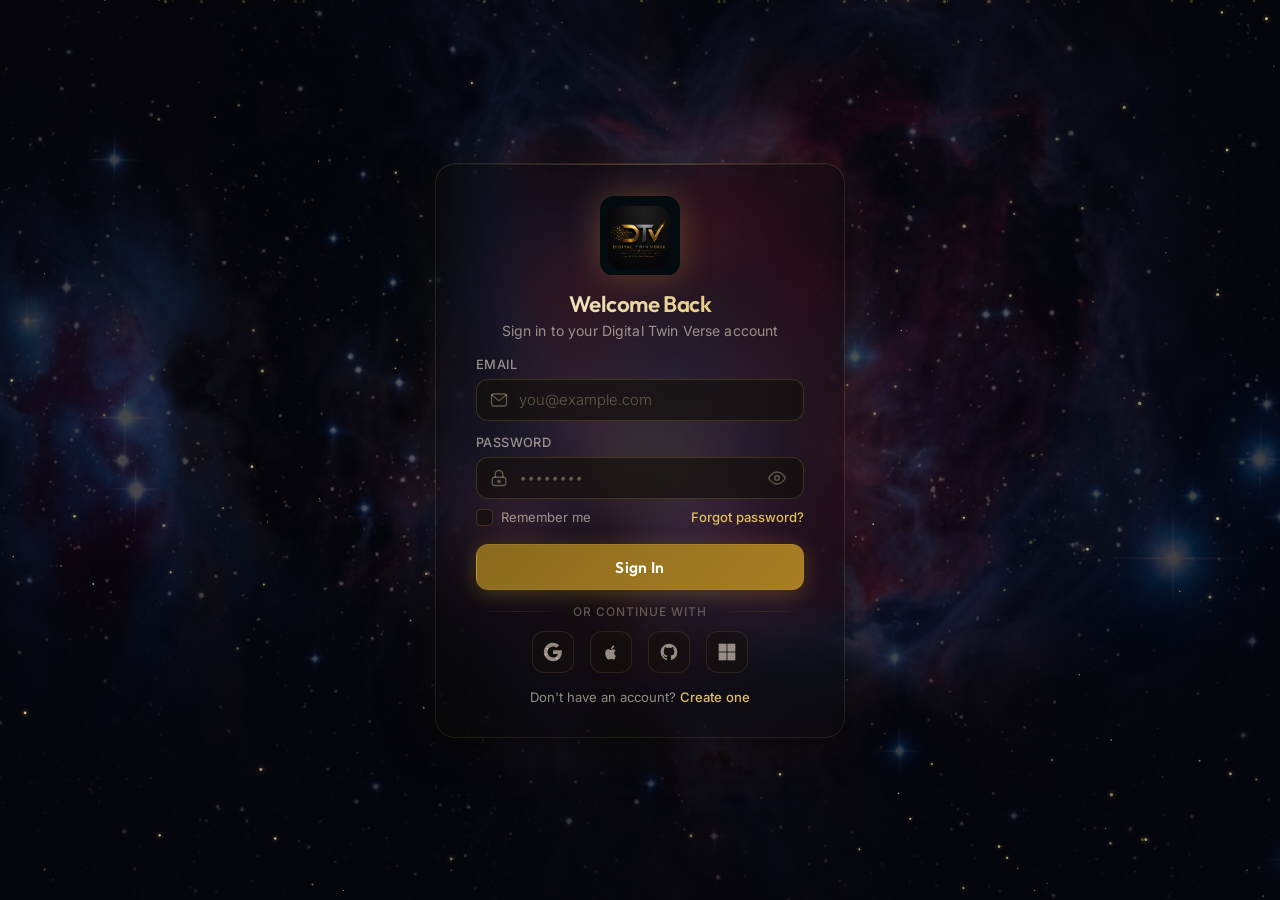
<file: index.html>
<!DOCTYPE html>
<html lang="en">
<head>
  <meta charset="UTF-8" />
  <meta name="viewport" content="width=device-width, initial-scale=1.0" />
  <meta name="description" content="Digital Twin Verse — Premium login portal for DTV platform." />
  <title>Digital Twin Verse — Sign In</title>
  <link rel="stylesheet" href="style.css" />
  <link rel="icon" href="data:image/svg+xml,<svg xmlns='http://www.w3.org/2000/svg' viewBox='0 0 100 100'><text y='.9em' font-size='90'>✦</text></svg>" />
</head>
<body>

  <!-- ===== BACKGROUND LAYERS ===== -->
  <div class="bg-nebula" aria-hidden="true"></div>
  <div class="bg-overlay" aria-hidden="true"></div>
  <canvas id="starfield" aria-hidden="true"></canvas>

  <!-- Floating Particles -->
  <div class="particles" aria-hidden="true" id="particles"></div>

  <!-- ===== LOGIN CARD ===== -->
  <main class="login-card" role="main">

    <!-- Logo -->
    <div class="logo-wrap">
      <div class="logo">
        <img src="assets/dtv-logo.png" alt="Digital Twin Verse" />
      </div>
    </div>

    <!-- Heading -->
    <div class="card-heading">
      <h1>Welcome Back</h1>
    </div>
    <p class="card-subtitle">Sign in to your Digital Twin Verse account</p>

    <!-- Form -->
    <form class="login-form" id="loginForm" novalidate>

      <!-- Email -->
      <div class="input-group">
        <label for="email">Email</label>
        <div class="input-wrapper">
          <svg class="icon" viewBox="0 0 24 24" fill="none" stroke="currentColor" stroke-width="1.8" stroke-linecap="round" stroke-linejoin="round">
            <rect x="2" y="4" width="20" height="16" rx="3"/>
            <polyline points="22,5 12,13 2,5"/>
          </svg>
          <input
            type="email"
            id="email"
            name="email"
            placeholder="you@example.com"
            autocomplete="email"
            required
          />
        </div>
      </div>

      <!-- Password -->
      <div class="input-group">
        <label for="password">Password</label>
        <div class="input-wrapper">
          <svg class="icon" viewBox="0 0 24 24" fill="none" stroke="currentColor" stroke-width="1.8" stroke-linecap="round" stroke-linejoin="round">
            <rect x="3" y="11" width="18" height="11" rx="3"/>
            <path d="M7 11V7a5 5 0 0 1 10 0v4"/>
            <circle cx="12" cy="16.5" r="1.5"/>
          </svg>
          <input
            type="password"
            id="password"
            name="password"
            placeholder="••••••••"
            autocomplete="current-password"
            required
          />
          <button type="button" class="password-toggle" id="togglePassword" aria-label="Toggle password visibility">
            <svg viewBox="0 0 24 24" fill="none" stroke="currentColor" stroke-width="1.8" stroke-linecap="round" stroke-linejoin="round" id="eyeIcon">
              <path d="M1 12s4-8 11-8 11 8 11 8-4 8-11 8-11-8-11-8z"/>
              <circle cx="12" cy="12" r="3"/>
            </svg>
          </button>
        </div>
      </div>

      <!-- Options -->
      <div class="options-row">
        <label class="remember-me">
          <input type="checkbox" id="remember" />
          <span class="checkmark">
            <svg viewBox="0 0 12 12"><polyline points="2,6 5,9 10,3"/></svg>
          </span>
          Remember me
        </label>
        <a href="#" class="forgot-link">Forgot password?</a>
      </div>

      <!-- CTA — Liquid Glow Button -->
      <button type="submit" class="btn-signin" id="signinBtn">
        <span class="btn-text">Sign In</span>
        <span class="btn-liquid-wrap">
          <span class="btn-liquid-fill"></span>
          <span class="btn-liquid-ball-l"></span>
          <span class="btn-liquid-ball-r"></span>
          <span class="btn-liquid-pulse"></span>
        </span>
      </button>
    </form>

    <!-- Divider -->
    <div class="divider"><span>or continue with</span></div>

    <!-- Social Login -->
    <div class="social-row">
      <!-- Google -->
      <button type="button" class="social-btn social-google" aria-label="Sign in with Google" id="socialGoogle">
        <svg viewBox="0 0 24 24" xmlns="http://www.w3.org/2000/svg">
          <path class="g-blue"   d="M22.56 12.25c0-.78-.07-1.53-.2-2.25H12v4.26h5.92a5.06 5.06 0 0 1-2.2 3.32v2.77h3.57c2.08-1.92 3.28-4.74 3.28-8.1z"/>
          <path class="g-green"  d="M12 23c2.97 0 5.46-.98 7.28-2.66l-3.57-2.77c-.98.66-2.23 1.06-3.71 1.06-2.86 0-5.29-1.93-6.16-4.53H2.18v2.84C3.99 20.53 7.7 23 12 23z"/>
          <path class="g-yellow" d="M5.84 14.09c-.22-.66-.35-1.36-.35-2.09s.13-1.43.35-2.09V7.07H2.18C1.43 8.55 1 10.22 1 12s.43 3.45 1.18 4.93l2.85-2.22.81-.62z"/>
          <path class="g-red"    d="M12 5.38c1.62 0 3.06.56 4.21 1.64l3.15-3.15C17.45 2.09 14.97 1 12 1 7.7 1 3.99 3.47 2.18 7.07l3.66 2.84c.87-2.6 3.3-4.53 6.16-4.53z"/>
        </svg>
      </button>
      <!-- Apple -->
      <button type="button" class="social-btn social-apple" aria-label="Sign in with Apple" id="socialApple">
        <svg viewBox="0 0 24 24" xmlns="http://www.w3.org/2000/svg">
          <path d="M17.05 20.28c-.98.95-2.05.88-3.08.4-1.09-.5-2.08-.48-3.24 0-1.44.62-2.2.44-3.06-.4C3.79 16.17 4.36 9.02 8.79 8.76c1.26.06 2.14.72 2.88.76.99-.2 1.95-.78 3.02-.7 1.28.1 2.25.62 2.88 1.56-2.64 1.58-2.01 5.06.36 6.03-.47 1.24-.72 1.79-1.38 2.87h-.5zM12.05 8.68c-.15-2.23 1.66-4.15 3.74-4.34.3 2.45-2.17 4.52-3.74 4.34z"/>
        </svg>
      </button>
      <!-- GitHub -->
      <button type="button" class="social-btn social-github" aria-label="Sign in with GitHub" id="socialGithub">
        <svg viewBox="0 0 24 24" xmlns="http://www.w3.org/2000/svg">
          <path d="M12 2C6.477 2 2 6.484 2 12.017c0 4.425 2.865 8.18 6.839 9.504.5.092.682-.217.682-.483 0-.237-.008-.868-.013-1.703-2.782.605-3.369-1.343-3.369-1.343-.454-1.158-1.11-1.466-1.11-1.466-.908-.62.069-.608.069-.608 1.003.07 1.531 1.032 1.531 1.032.892 1.53 2.341 1.088 2.91.832.092-.647.35-1.088.636-1.338-2.22-.253-4.555-1.113-4.555-4.951 0-1.093.39-1.988 1.029-2.688-.103-.253-.446-1.272.098-2.65 0 0 .84-.27 2.75 1.026A9.564 9.564 0 0 1 12 6.844a9.59 9.59 0 0 1 2.504.337c1.909-1.296 2.747-1.027 2.747-1.027.546 1.379.202 2.398.1 2.651.64.7 1.028 1.595 1.028 2.688 0 3.848-2.339 4.695-4.566 4.943.359.309.678.92.678 1.855 0 1.338-.012 2.419-.012 2.747 0 .268.18.58.688.482A10.02 10.02 0 0 0 22 12.017C22 6.484 17.522 2 12 2z"/>
        </svg>
      </button>
      <!-- Microsoft -->
      <button type="button" class="social-btn social-microsoft" aria-label="Sign in with Microsoft" id="socialMicrosoft">
        <svg viewBox="0 0 24 24" xmlns="http://www.w3.org/2000/svg">
          <rect class="ms-red"    x="2"    y="2"    width="9.5" height="9.5"/>
          <rect class="ms-green"  x="12.5" y="2"    width="9.5" height="9.5"/>
          <rect class="ms-blue"   x="2"    y="12.5" width="9.5" height="9.5"/>
          <rect class="ms-yellow" x="12.5" y="12.5" width="9.5" height="9.5"/>
        </svg>
      </button>
    </div>

    <!-- Footer -->
    <div class="card-footer">
      Don't have an account? <a href="register.html">Create one</a>
    </div>

  </main>

  <script src="app.js"></script>
</body>
</html>
</file>
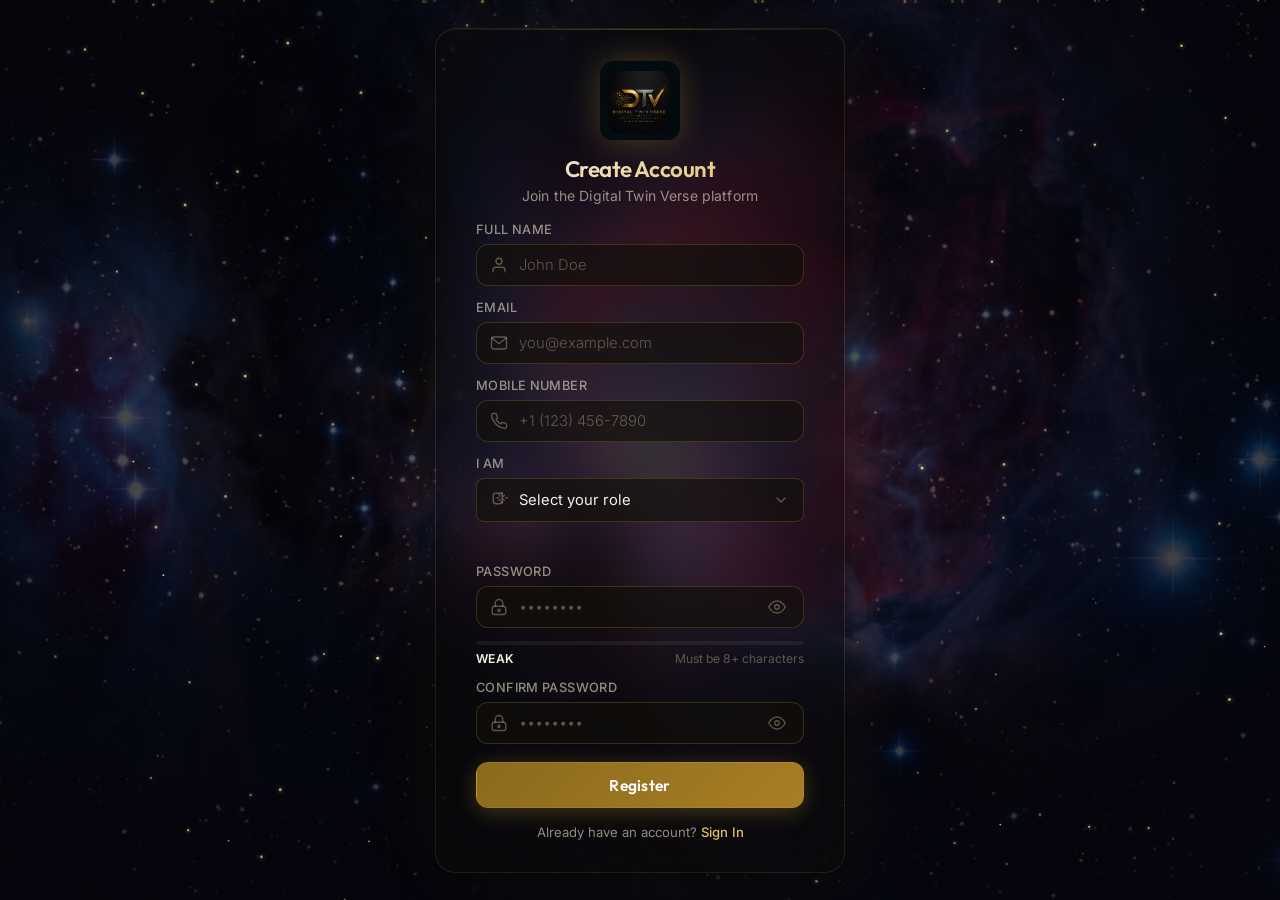
<file: register.html>
<!DOCTYPE html>
<html lang="en">
<head>
  <meta charset="UTF-8" />
  <meta name="viewport" content="width=device-width, initial-scale=1.0" />
  <meta name="description" content="Digital Twin Verse — Premium registration portal for DTV platform." />
  <title>Digital Twin Verse — Register</title>
  <link rel="stylesheet" href="style.css" />
  <link rel="icon" href="data:image/svg+xml,<svg xmlns='http://www.w3.org/2000/svg' viewBox='0 0 100 100'><text y='.9em' font-size='90'>✦</text></svg>" />
</head>
<body>

  <!-- ===== BACKGROUND LAYERS ===== -->
  <div class="bg-nebula" aria-hidden="true"></div>
  <div class="bg-overlay" aria-hidden="true"></div>
  <canvas id="starfield" aria-hidden="true"></canvas>

  <!-- Floating Particles -->
  <div class="particles" aria-hidden="true" id="particles"></div>

  <!-- ===== REGISTRATION CARD ===== -->
  <main class="login-card registration-card" role="main">

    <!-- Logo -->
    <div class="logo-wrap">
      <div class="logo">
        <img src="assets/dtv-logo.png" alt="Digital Twin Verse" />
      </div>
    </div>

    <!-- Heading -->
    <div class="card-heading">
      <h1>Create Account</h1>
    </div>
    <p class="card-subtitle">Join the Digital Twin Verse platform</p>

    <!-- Form -->
    <form class="login-form" id="registerForm" novalidate>
      
      <!-- Full Name -->
      <div class="input-group">
        <label for="fullName">Full Name</label>
        <div class="input-wrapper">
          <svg class="icon" viewBox="0 0 24 24" fill="none" stroke="currentColor" stroke-width="1.8" stroke-linecap="round" stroke-linejoin="round">
            <path d="M20 21v-2a4 4 0 0 0-4-4H8a4 4 0 0 0-4 4v2"/>
            <circle cx="12" cy="7" r="4"/>
          </svg>
          <input
            type="text"
            id="fullName"
            name="fullName"
            placeholder="John Doe"
            autocomplete="name"
            required
          />
        </div>
      </div>

      <!-- Email -->
      <div class="input-group">
        <label for="email">Email</label>
        <div class="input-wrapper">
          <svg class="icon" viewBox="0 0 24 24" fill="none" stroke="currentColor" stroke-width="1.8" stroke-linecap="round" stroke-linejoin="round">
            <rect x="2" y="4" width="20" height="16" rx="3"/>
            <polyline points="22,5 12,13 2,5"/>
          </svg>
          <input
            type="email"
            id="email"
            name="email"
            placeholder="you@example.com"
            autocomplete="email"
            required
          />
        </div>
      </div>

      <!-- Mobile Number -->
      <div class="input-group">
        <label for="mobile">Mobile Number</label>
        <div class="input-wrapper">
          <svg class="icon" viewBox="0 0 24 24" fill="none" stroke="currentColor" stroke-width="1.8" stroke-linecap="round" stroke-linejoin="round">
            <path d="M22 16.92v3a2 2 0 0 1-2.18 2 19.79 19.79 0 0 1-8.63-3.07 19.5 19.5 0 0 1-6-6 19.79 19.79 0 0 1-3.07-8.67A2 2 0 0 1 4.11 2h3a2 2 0 0 1 2 1.72 12.84 12.84 0 0 0 .7 2.81 2 2 0 0 1-.45 2.11L8.09 9.91a16 16 0 0 0 6 6l1.27-1.27a2 2 0 0 1 2.11-.45 12.84 12.84 0 0 0 2.81.7A2 2 0 0 1 22 16.92z"/>
          </svg>
          <input
            type="tel"
            id="mobile"
            name="mobile"
            placeholder="+1 (123) 456-7890"
            autocomplete="tel"
            required
          />
        </div>
      </div>

      <!-- Custom Role Selector ("I AM ROLE") -->
      <div class="input-group">
        <label id="roleLabel">I Am</label>
        <div class="custom-select-wrapper">
          <!-- Accessible trigger button -->
          <button 
            type="button" 
            class="custom-select-trigger" 
            id="roleTrigger"
            aria-haspopup="listbox" 
            aria-expanded="false" 
            aria-labelledby="roleLabel roleTrigger"
          >
            <span class="trigger-icon-wrap">
              <!-- Inline SVG Spark/Magic-wand icon -->
              <svg class="select-icon" viewBox="0 0 24 24" fill="none" stroke="currentColor" stroke-width="1.8" stroke-linecap="round" stroke-linejoin="round">
                <path d="M15 4V2"/>
                <path d="M15 16v-2"/>
                <path d="M8 9h2"/>
                <path d="M20 9h2"/>
                <path d="M17.8 5.8l-1.4 1.4"/>
                <path d="M12.2 11.4l-1.4 1.4"/>
                <path d="M12.2 6.6l-1.4-1.4"/>
                <path d="M17.8 12.2l-1.4-1.4"/>
                <path d="M3 13a4 4 0 0 0 4 4h4a4 4 0 0 0 4-4V5a2 2 0 0 0-2-2H5a2 2 0 0 0-2 2v8z"/>
              </svg>
            </span>
            <span class="trigger-text" id="roleTriggerText">Select your role</span>
            <!-- Arrow icon -->
            <svg class="select-arrow" viewBox="0 0 24 24" fill="none" stroke="currentColor" stroke-width="2" stroke-linecap="round" stroke-linejoin="round">
              <polyline points="6 9 12 15 18 9"/>
            </svg>
          </button>

          <!-- Dropdown Options List -->
          <ul 
            class="custom-options-list" 
            id="roleOptions" 
            role="listbox" 
            aria-labelledby="roleLabel"
            tabindex="-1"
          >
            <li class="custom-option" role="option" data-value="School Student" id="opt-school">School Student</li>
            <li class="custom-option" role="option" data-value="Undergraduate" id="opt-undergrad">Undergraduate</li>
            <li class="custom-option" role="option" data-value="Postgraduate" id="opt-postgrad">Postgraduate</li>
            <li class="custom-option" role="option" data-value="Parent" id="opt-parent">Parent</li>
            <li class="custom-option" role="option" data-value="Career Counsellor" id="opt-counsellor">Career Counsellor</li>
            <li class="custom-option" role="option" data-value="Other" id="opt-other">Other</li>
          </ul>

          <!-- Native select hidden for form binding/accessibility fallback -->
          <select id="roleSelect" name="role" required class="sr-only" tabindex="-1">
            <option value="" disabled selected>Select your role</option>
            <option value="School Student">School Student</option>
            <option value="Undergraduate">Undergraduate</option>
            <option value="Postgraduate">Postgraduate</option>
            <option value="Parent">Parent</option>
            <option value="Career Counsellor">Career Counsellor</option>
            <option value="Other">Other</option>
          </select>
        </div>
      </div>

      <!-- Dynamic Role Fields (Beneficial Feature #1) -->
      <!-- School/University Name (for Student roles) -->
      <div class="input-group dynamic-field" id="schoolFieldGroup">
        <label for="schoolName">School/University Name</label>
        <div class="input-wrapper">
          <svg class="icon" viewBox="0 0 24 24" fill="none" stroke="currentColor" stroke-width="1.8" stroke-linecap="round" stroke-linejoin="round">
            <path d="M22 10v6M2 10l10-5 10 5-10 5z"/>
            <path d="M6 12v5c0 2 2 3 6 3s6-1 6-3v-5"/>
          </svg>
          <input
            type="text"
            id="schoolName"
            name="schoolName"
            placeholder="Harvard University"
          />
        </div>
      </div>

      <!-- Organization/Company Name (for Counsellor role) -->
      <div class="input-group dynamic-field" id="companyFieldGroup">
        <label for="companyName">Organization/Company Name</label>
        <div class="input-wrapper">
          <svg class="icon" viewBox="0 0 24 24" fill="none" stroke="currentColor" stroke-width="1.8" stroke-linecap="round" stroke-linejoin="round">
            <rect x="2" y="7" width="20" height="14" rx="2" ry="2"/>
            <path d="M16 21V5a2 2 0 0 0-2-2h-4a2 2 0 0 0-2 2v16"/>
          </svg>
          <input
            type="text"
            id="companyName"
            name="companyName"
            placeholder="Future Ready Corp"
          />
        </div>
      </div>

      <!-- Password (with strength bar and toggle) -->
      <div class="input-group">
        <label for="password">Password</label>
        <div class="input-wrapper">
          <svg class="icon" viewBox="0 0 24 24" fill="none" stroke="currentColor" stroke-width="1.8" stroke-linecap="round" stroke-linejoin="round">
            <rect x="3" y="11" width="18" height="11" rx="3"/>
            <path d="M7 11V7a5 5 0 0 1 10 0v4"/>
            <circle cx="12" cy="16.5" r="1.5"/>
          </svg>
          <input
            type="password"
            id="password"
            name="password"
            placeholder="••••••••"
            autocomplete="new-password"
            required
          />
          <button type="button" class="password-toggle" id="togglePassword" aria-label="Toggle password visibility">
            <svg viewBox="0 0 24 24" fill="none" stroke="currentColor" stroke-width="1.8" stroke-linecap="round" stroke-linejoin="round" class="eyeIcon">
              <path d="M1 12s4-8 11-8 11 8 11 8-4 8-11 8-11-8-11-8z"/>
              <circle cx="12" cy="12" r="3"/>
            </svg>
          </button>
        </div>
        
        <!-- Real-Time Password Strength (Beneficial Feature #3) -->
        <div class="password-strength-container">
          <div class="strength-bar-bg">
            <div class="strength-bar-fill" id="strengthFill"></div>
          </div>
          <div class="strength-feedback-row">
            <span class="strength-label" id="strengthLabel">Weak</span>
            <span class="strength-warning" id="strengthWarning">Must be 8+ characters</span>
          </div>
        </div>
      </div>

      <!-- Confirm Password (with toggle) -->
      <div class="input-group">
        <label for="confirmPassword">Confirm Password</label>
        <div class="input-wrapper">
          <svg class="icon" viewBox="0 0 24 24" fill="none" stroke="currentColor" stroke-width="1.8" stroke-linecap="round" stroke-linejoin="round">
            <rect x="3" y="11" width="18" height="11" rx="3"/>
            <path d="M7 11V7a5 5 0 0 1 10 0v4"/>
            <circle cx="12" cy="16.5" r="1.5"/>
          </svg>
          <input
            type="password"
            id="confirmPassword"
            name="confirmPassword"
            placeholder="••••••••"
            autocomplete="new-password"
            required
          />
          <button type="button" class="password-toggle" id="toggleConfirmPassword" aria-label="Toggle confirm password visibility">
            <svg viewBox="0 0 24 24" fill="none" stroke="currentColor" stroke-width="1.8" stroke-linecap="round" stroke-linejoin="round" class="eyeIcon">
              <path d="M1 12s4-8 11-8 11 8 11 8-4 8-11 8-11-8-11-8z"/>
              <circle cx="12" cy="12" r="3"/>
            </svg>
          </button>
        </div>
      </div>

      <!-- CTA — Submit Button -->
      <button type="submit" class="btn-signin" id="signupBtn">
        <span class="btn-text">Register</span>
        <span class="btn-liquid-wrap">
          <span class="btn-liquid-fill"></span>
          <span class="btn-liquid-ball-l"></span>
          <span class="btn-liquid-ball-r"></span>
          <span class="btn-liquid-pulse"></span>
        </span>
      </button>
    </form>

    <!-- Footer -->
    <div class="card-footer">
      Already have an account? <a href="index.html">Sign In</a>
    </div>

  </main>

  <script src="app.js"></script>
  <script src="register.js"></script>
</body>
</html>
</file>
<file: style.css>
/* ================================================================
   STELLAR LOGIN — Premium Deep-Space Login Page
   ================================================================ */

/* ---------- Imports ---------- */
@import url('https://fonts.googleapis.com/css2?family=Inter:wght@300;400;500;600;700&family=Outfit:wght@300;400;500;600;700&display=swap');

/* ---------- Design Tokens ---------- */
:root {
  /* Palette — DTV Gold / Amber */
  --bg-void:        #08080c;
  --glass-bg:       rgba(14, 12, 8, 0.48);
  --glass-border:   rgba(200, 170, 80, 0.14);
  --glass-shine:    rgba(230, 200, 100, 0.06);
  --gold:    #c8a23d;
  --gold-hi: #e0c060;
  --gold-deep:      #8a6a1e;
  --gold-violet:   #c8922a;
  --text-primary:   #f5f0e8;
  --text-secondary: rgba(230, 220, 200, 0.62);
  --text-muted:     rgba(200, 185, 150, 0.42);
  --input-bg:       rgba(18, 16, 10, 0.65);
  --input-border:   rgba(200, 162, 61, 0.22);
  --input-focus:    rgba(200, 162, 61, 0.55);
  --danger:         #ef4444;

  /* Spacing */
  --card-w:   410px;
  --card-px:  40px;
  --card-py:  32px;
  --radius:   20px;
  --radius-sm: 12px;

  /* Typography */
  --font-heading: 'Outfit', sans-serif;
  --font-body:    'Inter', sans-serif;
}

/* ---------- Reset ---------- */
*, *::before, *::after {
  margin: 0; padding: 0;
  box-sizing: border-box;
}

html {
  font-size: 16px;
  -webkit-font-smoothing: antialiased;
  -moz-osx-font-smoothing: grayscale;
}

/* ---------- Body & Background ---------- */
body {
  min-height: 100vh;
  display: flex;
  align-items: center;
  justify-content: center;
  background: var(--bg-void);
  font-family: var(--font-body);
  color: var(--text-primary);
  overflow: auto;
  position: relative;
}

/* Nebula Background Layer */
.bg-nebula {
  position: fixed;
  inset: 0;
  z-index: 0;
  background: url('assets/nebula-bg.png') center/cover no-repeat;
  filter: brightness(0.55) saturate(1.25);
  transform: scale(1.05);
  animation: bgDrift 90s ease-in-out infinite alternate;
}

@keyframes bgDrift {
  0%   { transform: scale(1.05) translate(0, 0); }
  50%  { transform: scale(1.08) translate(-8px, 5px); }
  100% { transform: scale(1.05) translate(4px, -3px); }
}

/* Dark overlay vignette */
.bg-overlay {
  position: fixed;
  inset: 0;
  z-index: 1;
  background:
    radial-gradient(ellipse 70% 60% at 50% 50%, transparent 0%, rgba(6, 6, 14, 0.60) 100%),
    linear-gradient(180deg, rgba(6, 6, 14, 0.15) 0%, rgba(6, 6, 14, 0.40) 100%);
  pointer-events: none;
}

/* ---------- Starfield Canvas ---------- */
#starfield {
  position: fixed;
  inset: 0;
  z-index: 2;
  pointer-events: none;
}

/* ---------- Floating Particles ---------- */
.particles {
  position: fixed;
  inset: 0;
  z-index: 3;
  pointer-events: none;
  overflow: hidden;
}

.particle {
  position: absolute;
  width: 2px;
  height: 2px;
  background: rgba(220, 185, 80, 0.6);
  border-radius: 50%;
  animation: particleDrift linear infinite;
  box-shadow: 0 0 4px rgba(200, 162, 61, 0.4);
}

@keyframes particleDrift {
  0%   { transform: translateY(100vh) translateX(0); opacity: 0; }
  10%  { opacity: 1; }
  90%  { opacity: 1; }
  100% { transform: translateY(-10vh) translateX(var(--drift, 40px)); opacity: 0; }
}

/* ---------- Login Card ---------- */
.login-card {
  position: relative;
  z-index: 10;
  width: var(--card-w);
  max-width: 92vw;
  margin: auto;
  padding: var(--card-py) var(--card-px);

  /* Glassmorphism */
  background: var(--glass-bg);
  background-clip: padding-box;
  -webkit-backdrop-filter: blur(25px) saturate(1.4);
  backdrop-filter: blur(25px) saturate(1.4);
  border: 1px solid var(--glass-border);
  border-radius: var(--radius);

  /* Shadow & Glow */
  box-shadow:
    0 8px 32px rgba(0, 0, 0, 0.50),
    0 0 80px rgba(200, 162, 61, 0.08),
    inset 0 1px 0 var(--glass-shine);

  /* Entrance Animation — base state is visible so parallax transform works after */
  animation: cardEnter 1.0s cubic-bezier(0.16, 1, 0.3, 1);
}

@keyframes cardEnter {
  from { opacity: 0; transform: translateY(30px) scale(0.97); }
  to   { opacity: 1; transform: translateY(0) scale(1); }
}

/* Crystal edge highlight (top) */
.login-card::before {
  content: '';
  position: absolute;
  top: 0; left: 10%; right: 10%;
  height: 1px;
  background: linear-gradient(90deg, transparent, rgba(220, 190, 80, 0.25), transparent);
  border-radius: 1px;
}

/* ---------- Logo ---------- */
.logo-wrap {
  display: flex;
  align-items: center;
  justify-content: center;
  margin-bottom: 14px;
}

.logo {
  width: 80px;
  height: 80px;
  position: relative;
}

.logo img {
  width: 100%;
  height: 100%;
  object-fit: contain;
  border-radius: 14px;
  filter: drop-shadow(0 0 16px rgba(200, 162, 61, 0.30));
}

/* ---------- Heading ---------- */
.card-heading {
  text-align: center;
  margin-bottom: 4px;
}

.card-heading h1 {
  font-family: var(--font-heading);
  font-size: 1.4rem;
  font-weight: 600;
  letter-spacing: -0.02em;
  background: linear-gradient(135deg, var(--text-primary) 0%, var(--gold-hi) 100%);
  -webkit-background-clip: text;
  -webkit-text-fill-color: transparent;
  background-clip: text;
}

.card-subtitle {
  text-align: center;
  color: var(--text-secondary);
  font-size: 0.875rem;
  font-weight: 400;
  margin-bottom: 18px;
  letter-spacing: 0.01em;
}

/* ---------- Form ---------- */
.login-form {
  display: flex;
  flex-direction: column;
  gap: 14px;
}

/* Input Groups */
.input-group {
  position: relative;
  display: flex;
  flex-direction: column;
  gap: 7px;
}

.input-group label {
  font-size: 0.8rem;
  font-weight: 500;
  color: var(--text-secondary);
  letter-spacing: 0.03em;
  text-transform: uppercase;
}

.input-wrapper {
  position: relative;
}

.input-wrapper .icon {
  position: absolute;
  left: 14px;
  top: 50%;
  transform: translateY(-50%);
  width: 18px;
  height: 18px;
  color: var(--text-muted);
  transition: color 0.3s ease;
  pointer-events: none;
}

.input-wrapper input {
  width: 100%;
  padding: 11px 14px 11px 42px;
  font-family: var(--font-body);
  font-size: 0.925rem;
  color: var(--text-primary);
  background: var(--input-bg);
  border: 1.5px solid var(--input-border);
  border-radius: var(--radius-sm);
  outline: none;
  transition: all 0.3s cubic-bezier(0.4, 0, 0.2, 1);
  caret-color: var(--gold);
}

.input-wrapper input::placeholder {
  color: var(--text-muted);
  font-weight: 300;
}

.input-wrapper input:hover {
  border-color: rgba(200, 162, 61, 0.35);
  background: rgba(22, 19, 12, 0.82);
}

.input-wrapper input:focus {
  border-color: var(--gold);
  background: rgba(26, 22, 14, 0.92);
  box-shadow:
    0 0 0 3px rgba(200, 162, 61, 0.15),
    0 0 20px rgba(200, 162, 61, 0.10);
}

.input-wrapper:has(input:focus) .icon,
.input-wrapper:has(input:not(:placeholder-shown)) .icon,
.input-wrapper:has(input:-webkit-autofill) .icon {
  color: var(--gold-hi);
  opacity: 0.95;
}

/* Custom autofill overrides to preserve premium dark mode look */
.input-wrapper input:-webkit-autofill,
.input-wrapper input:-webkit-autofill:hover, 
.input-wrapper input:-webkit-autofill:focus {
  -webkit-text-fill-color: var(--text-primary) !important;
  -webkit-box-shadow: 0 0 0px 1000px rgba(18, 16, 10, 0.95) inset !important;
  box-shadow: 0 0 0px 1000px rgba(18, 16, 10, 0.95) inset !important;
  border-color: rgba(200, 162, 61, 0.35);
  caret-color: var(--gold);
  transition: background-color 5000s ease-in-out 0s;
}

.input-wrapper input:-webkit-autofill:focus {
  border-color: var(--gold) !important;
}

/* Password Toggle */
.password-toggle {
  position: absolute;
  right: 14px;
  top: 50%;
  transform: translateY(-50%);
  background: none;
  border: none;
  color: var(--text-muted);
  cursor: pointer;
  padding: 4px;
  display: flex;
  align-items: center;
  transition: color 0.25s ease;
}

.password-toggle:hover {
  color: var(--text-secondary);
}

.password-toggle svg {
  width: 18px;
  height: 18px;
}

/* Options Row */
.options-row {
  display: flex;
  align-items: center;
  justify-content: space-between;
  margin-top: -4px;
}

/* Custom Checkbox */
.remember-me {
  display: flex;
  align-items: center;
  gap: 8px;
  cursor: pointer;
  font-size: 0.82rem;
  color: var(--text-secondary);
  user-select: none;
}

.remember-me input[type="checkbox"] {
  display: none;
}

.checkmark {
  width: 17px;
  height: 17px;
  border: 1.5px solid var(--input-border);
  border-radius: 5px;
  background: var(--input-bg);
  display: flex;
  align-items: center;
  justify-content: center;
  transition: all 0.25s ease;
  flex-shrink: 0;
}

.remember-me input[type="checkbox"]:checked ~ .checkmark {
  background: var(--gold);
  border-color: var(--gold);
}

.checkmark svg {
  width: 11px;
  height: 11px;
  stroke: white;
  stroke-width: 2.5;
  fill: none;
  opacity: 0;
  transform: scale(0.5);
  transition: all 0.2s ease;
}

.remember-me input[type="checkbox"]:checked ~ .checkmark svg {
  opacity: 1;
  transform: scale(1);
}

.forgot-link {
  font-size: 0.82rem;
  color: var(--gold-hi);
  text-decoration: none;
  font-weight: 500;
  transition: color 0.25s ease;
}

.forgot-link:hover {
  color: #e8d080;
  text-decoration: underline;
}

/* ---------- CTA Button — Liquid Glow ---------- */
.btn-signin {
  position: relative;
  width: 100%;
  height: 46px;
  border: 1px solid rgba(200, 170, 80, 0.18);
  border-radius: var(--radius-sm);
  font-family: var(--font-heading);
  font-size: 0.975rem;
  font-weight: 600;
  letter-spacing: 0.02em;
  color: #fff;
  cursor: pointer;
  overflow: hidden;
  margin-top: 4px;

  /* Dark glass base with gold gradient overlay */
  background:
    linear-gradient(135deg, var(--gold-deep) 0%, var(--gold-violet) 100%);
  background-size: 200% 200%;
  animation: gradientShift 4s linear infinite;
  will-change: background-position;

  /* Shadow */
  box-shadow:
    0 4px 20px rgba(200, 162, 61, 0.30),
    0 1px 3px rgba(0, 0, 0, 0.30);

  transition: all 0.4s cubic-bezier(0.4, 0, 0.2, 1);
}

@keyframes gradientShift {
  0%, 100% { background-position: 0% 50%; }
  50%      { background-position: 100% 50%; }
}

.btn-signin:hover {
  transform: translateY(-2px);
  box-shadow:
    0 8px 30px rgba(200, 162, 61, 0.40),
    0 2px 8px rgba(0, 0, 0, 0.30);
  border-color: rgba(200, 170, 80, 0.30);
}

.btn-signin:active {
  transform: translateY(0);
}

/* --- Button Text --- */
.btn-text {
  position: relative;
  z-index: 3;
  display: inline-block;

  transition: all 0.35s cubic-bezier(0.4, 0, 0.2, 1);
}

/* --- Redesigned Button Animation Wrapper --- */
.btn-liquid-wrap {
  position: absolute;
  inset: 0;
  z-index: 2;
  pointer-events: none;
  opacity: 0;
  transition: opacity 0.3s ease;
}

/* Redesigned Progress fill (centered, expanding outwards on collision) */
.btn-liquid-fill {
  position: absolute;
  top: 0;
  left: 50%;
  transform: translateX(-50%);
  height: 100%;
  width: 0%;
  background: linear-gradient(
    90deg,
    rgba(224, 192, 96, 0.08) 0%,
    rgba(224, 192, 96, 0.28) 50%,
    rgba(224, 192, 96, 0.08) 100%
  );
  border-radius: var(--radius-sm);
  opacity: 0;
}

/* Left glowing gold energy node */
.btn-liquid-ball-l {
  position: absolute;
  top: 50%;
  left: 0%;
  width: 14px;
  height: 14px;
  border-radius: 50%;
  transform: translate(-50%, -50%);
  background: radial-gradient(
    circle at 35% 35%,
    #ffffff 0%,
    #ffe082 40%,
    #c8a23d 100%
  );
  box-shadow:
    0 0 12px 3px rgba(224, 192, 96, 0.6),
    0 0 24px rgba(200, 162, 61, 0.4);
  opacity: 0;
}

/* Right glowing gold energy node */
.btn-liquid-ball-r {
  position: absolute;
  top: 50%;
  left: 100%;
  width: 14px;
  height: 14px;
  border-radius: 50%;
  transform: translate(-50%, -50%);
  background: radial-gradient(
    circle at 35% 35%,
    #ffffff 0%,
    #ffe082 40%,
    #c8a23d 100%
  );
  box-shadow:
    0 0 12px 3px rgba(224, 192, 96, 0.6),
    0 0 24px rgba(200, 162, 61, 0.4);
  opacity: 0;
}

/* Collision shockwave circle */
.btn-liquid-pulse {
  position: absolute;
  top: 50%;
  left: 50%;
  width: 30px;
  height: 30px;
  border-radius: 50%;
  border: 1.5px solid #ffe082;
  transform: translate(-50%, -50%) scale(0);
  background: radial-gradient(
    circle,
    rgba(255, 224, 130, 0.25) 0%,
    transparent 70%
  );
  box-shadow: 
    0 0 15px rgba(224, 192, 96, 0.4),
    inset 0 0 15px rgba(224, 192, 96, 0.3);
  opacity: 0;
}

/* Shimmer highlight on hover (only in default state) */
.btn-signin::after {
  content: '';
  position: absolute;
  top: 0; left: -100%;
  width: 100%;
  height: 100%;
  z-index: 1;
  background: linear-gradient(
    90deg,
    transparent,
    rgba(255, 255, 255, 0.10),
    transparent
  );
  transition: left 0.55s ease;
}

.btn-signin:hover::after {
  left: 100%;
}

/* ============================
   LOADING STATE
   ============================ */
.btn-signin.loading {
  pointer-events: none;
  cursor: default;
  background: rgba(14, 12, 8, 0.70);
  border-color: rgba(224, 192, 96, 0.25);
  animation: none;
  box-shadow:
    0 4px 24px rgba(224, 192, 96, 0.15),
    0 1px 3px rgba(0, 0, 0, 0.30);
}

.btn-signin.loading::after {
  display: none;
}

.btn-signin.loading .btn-text {
  opacity: 0;
  transform: scale(0.85);
}

.btn-signin.loading .btn-liquid-wrap {
  opacity: 1;
}

/* Drive anims — snappier 1.4s duration, linear node slide to prevent double-easing stutter */
.btn-signin.loading .btn-liquid-ball-l {
  opacity: 1;
  animation: ballTrackL 1.4s linear forwards;
}

.btn-signin.loading .btn-liquid-ball-r {
  opacity: 1;
  animation: ballTrackR 1.4s linear forwards;
}

.btn-signin.loading .btn-liquid-pulse {
  animation: fusionPulse 1.4s cubic-bezier(0.1, 0.8, 0.3, 1) forwards;
}

.btn-signin.loading .btn-liquid-fill {
  animation: fusionFill 1.4s cubic-bezier(0.25, 0.46, 0.45, 0.94) forwards;
}

/* Left node track */
@keyframes ballTrackL {
  0% {
    left: 0%;
    opacity: 1;
    transform: translate(-50%, -50%) scale(1);
  }
  38% {
    left: 45%;
    opacity: 1;
    transform: translate(-50%, -50%) scale(1.1);
  }
  43% {
    left: 50%;
    opacity: 1;
    transform: translate(-50%, -50%) scale(1.3);
  }
  48% {
    left: 50%;
    opacity: 0;
    transform: translate(-50%, -50%) scale(0);
  }
  100% {
    left: 50%;
    opacity: 0;
    transform: translate(-50%, -50%) scale(0);
  }
}

/* Right node track */
@keyframes ballTrackR {
  0% {
    left: 100%;
    opacity: 1;
    transform: translate(-50%, -50%) scale(1);
  }
  38% {
    left: 55%;
    opacity: 1;
    transform: translate(-50%, -50%) scale(1.1);
  }
  43% {
    left: 50%;
    opacity: 1;
    transform: translate(-50%, -50%) scale(1.3);
  }
  48% {
    left: 50%;
    opacity: 0;
    transform: translate(-50%, -50%) scale(0);
  }
  100% {
    left: 50%;
    opacity: 0;
    transform: translate(-50%, -50%) scale(0);
  }
}

/* Collision shockwave animation */
@keyframes fusionPulse {
  0%, 42% {
    transform: translate(-50%, -50%) scale(0);
    opacity: 0;
  }
  43% {
    transform: translate(-50%, -50%) scale(0);
    opacity: 1;
  }
  75% {
    transform: translate(-50%, -50%) scale(2.2);
    opacity: 0.75;
  }
  100% {
    transform: translate(-50%, -50%) scale(3.0);
    opacity: 0;
  }
}

/* Golden background fill outward expansion */
@keyframes fusionFill {
  0%, 43% {
    width: 0%;
    opacity: 0;
  }
  44% {
    width: 0%;
    opacity: 1;
  }
  100% {
    width: 100%;
    opacity: 1;
  }
}

/* ============================
   SUCCESS STATE
   ============================ */
.btn-signin.success {
  pointer-events: none;
  background: #16a34a;
  border-color: rgba(22, 163, 74, 0.50);
  animation: none;
  box-shadow:
    0 4px 24px rgba(22, 163, 74, 0.35),
    0 1px 3px rgba(0, 0, 0, 0.20);
}

.btn-signin.success::after {
  display: none;
}

.btn-signin.success .btn-liquid-wrap {
  opacity: 0;
  transition: opacity 0.3s ease;
}

.btn-signin.success .btn-text {
  opacity: 1;
  transform: scale(1);
  transition: all 0.4s cubic-bezier(0.34, 1.56, 0.64, 1);
}

/* ---------- Divider ---------- */
.divider {
  display: flex;
  align-items: center;
  gap: 12px;
  margin: 14px 0 12px;
}

.divider span {
  font-size: 0.75rem;
  color: var(--text-muted);
  text-transform: uppercase;
  letter-spacing: 0.08em;
  white-space: nowrap;
  font-weight: 500;
}

.divider::before,
.divider::after {
  content: '';
  flex: 1;
  height: 1px;
  background: linear-gradient(90deg, transparent, var(--glass-border), transparent);
}

/* ---------- Social Login ---------- */
.social-row {
  display: flex;
  justify-content: center;
  gap: 16px;
}

.social-btn {
  width: 42px;
  height: 42px;
  display: flex;
  align-items: center;
  justify-content: center;
  border: 1px solid var(--glass-border);
  border-radius: var(--radius-sm);
  background: rgba(20, 17, 11, 0.45);
  cursor: pointer;
  transition: all 0.3s ease;
}

.social-btn svg {
  width: 20px;
  height: 20px;
  fill: var(--text-secondary);
  transition: fill 0.25s ease;
}

.social-btn:hover {
  border-color: rgba(220, 190, 80, 0.25);
  background: rgba(28, 24, 15, 0.62);
  transform: translateY(-2px);
  box-shadow: 0 4px 16px rgba(0, 0, 0, 0.30);
}

.social-btn:hover svg {
  fill: var(--text-primary);
}

/* — Google brand colors on hover — */
.social-google:hover .g-blue   { fill: #4285F4; }
.social-google:hover .g-green  { fill: #34A853; }
.social-google:hover .g-yellow { fill: #FBBC05; }
.social-google:hover .g-red    { fill: #EA4335; }

/* — Apple: crisp white on hover — */
.social-apple:hover svg { fill: #FFFFFF; }

/* — GitHub: white on hover — */
.social-github:hover svg { fill: #FFFFFF; }

/* — Microsoft brand colors on hover — */
.social-microsoft:hover .ms-red    { fill: #F25022; }
.social-microsoft:hover .ms-green  { fill: #7FBA00; }
.social-microsoft:hover .ms-blue   { fill: #00A4EF; }
.social-microsoft:hover .ms-yellow { fill: #FFB900; }

/* ---------- Footer ---------- */
.card-footer {
  text-align: center;
  margin-top: 16px;
  font-size: 0.82rem;
  color: var(--text-secondary);
}

.card-footer a {
  color: var(--gold-hi);
  text-decoration: none;
  font-weight: 500;
  transition: color 0.25s ease;
}

.card-footer a:hover {
  color: #e8d080;
  text-decoration: underline;
}

/* ---------- Responsive ---------- */
@media (max-width: 480px) {
  :root {
    --card-px: 28px;
    --card-py: 36px;
    --card-w:  100%;
  }

  .login-card {
    border-radius: 16px;
  }
}

/* ---------- Focused wrapper ring (toggled by JS) ---------- */
.input-wrapper.focused::after {
  content: '';
  position: absolute;
  inset: -2px;
  border-radius: var(--radius-sm);
  box-shadow: 0 0 0 1px var(--gold);
  pointer-events: none;
}

/* ---------- Registration Layout & Premium Select ---------- */

.sr-only {
  position: absolute;
  width: 1px;
  height: 1px;
  padding: 0;
  margin: -1px;
  overflow: hidden;
  clip: rect(0, 0, 0, 0);
  white-space: nowrap;
  border: 0;
}

.custom-select-wrapper {
  position: relative;
  width: 100%;
}

.custom-select-trigger {
  width: 100%;
  height: 44px;
  position: relative;
  display: flex;
  align-items: center;
  text-align: left;
  padding: 11px 40px 11px 42px;
  font-family: var(--font-body);
  font-size: 0.925rem;
  color: var(--text-primary);
  background: var(--input-bg);
  border: 1.5px solid var(--input-border);
  border-radius: 8px; /* Subtle rounded gold border target */
  outline: none;
  cursor: pointer;
  user-select: none;
  transition: all 0.3s cubic-bezier(0.4, 0, 0.2, 1);
}

.custom-select-trigger:hover {
  border-color: rgba(200, 162, 61, 0.40);
  background: rgba(22, 19, 12, 0.82);
}

/* Open/Focused state of the trigger button */
.custom-select-wrapper.open .custom-select-trigger,
.custom-select-trigger:focus {
  border-color: var(--gold);
  background: rgba(26, 22, 14, 0.92);
  box-shadow:
    0 0 0 3px rgba(200, 162, 61, 0.18),
    0 0 20px rgba(200, 162, 61, 0.15); /* Gold glow target */
}

/* Icons inside Custom Select */
.custom-select-trigger .select-icon {
  position: absolute;
  left: 14px;
  top: 50%;
  transform: translateY(-50%);
  width: 18px;
  height: 18px;
  color: var(--text-muted);
  transition: color 0.3s ease;
  pointer-events: none;
}

.custom-select-wrapper.open .select-icon,
.custom-select-wrapper.filled .select-icon,
.custom-select-trigger:focus .select-icon {
  color: var(--gold-hi);
  opacity: 0.95;
}

.custom-select-trigger .select-arrow {
  position: absolute;
  right: 14px;
  top: 50%;
  transform: translateY(-50%);
  width: 16px;
  height: 16px;
  color: var(--text-muted);
  transition: transform 0.25s cubic-bezier(0.4, 0, 0.2, 1), color 0.25s ease;
  pointer-events: none;
}

.custom-select-wrapper.open .select-arrow {
  transform: translateY(-50%) rotate(180deg);
  color: var(--gold-hi);
}

.custom-select-trigger .trigger-text {
  white-space: nowrap;
  overflow: hidden;
  text-overflow: ellipsis;
  font-weight: 400;
}

/* Floating custom listbox */
.custom-options-list {
  position: absolute;
  top: calc(100% + 6px);
  left: 0;
  width: 100%;
  max-height: 240px;
  overflow-y: auto;
  z-index: 120;
  background: rgba(16, 14, 10, 0.96); /* Dark semi-transparent background */
  border: 1px solid var(--glass-border);
  border-radius: 10px;
  padding: 6px 0;
  list-style: none;
  box-shadow: 
    0 10px 30px rgba(0, 0, 0, 0.85),
    0 0 30px rgba(200, 162, 61, 0.04);
  -webkit-backdrop-filter: blur(20px);
  backdrop-filter: blur(20px);
  
  /* Initial transition state */
  opacity: 0;
  transform: translateY(-10px) scale(0.98);
  pointer-events: none;
  transition: all 0.2s cubic-bezier(0.4, 0, 0.2, 1);
}

.custom-select-wrapper.open .custom-options-list {
  opacity: 1;
  transform: translateY(0) scale(1);
  pointer-events: auto;
}

/* Custom options */
.custom-option {
  padding: 10px 16px;
  font-size: 0.925rem;
  color: var(--text-secondary);
  cursor: pointer;
  transition: all 0.2s ease;
  position: relative;
}

.custom-option:hover,
.custom-option.focused {
  background: rgba(200, 162, 61, 0.15); /* smooth hover highlights */
  color: var(--gold-hi);
}

.custom-option.selected {
  color: var(--gold-hi);
  font-weight: 500;
  background: rgba(200, 162, 61, 0.08);
}

.custom-option.selected::after {
  content: '✓';
  position: absolute;
  right: 16px;
  top: 50%;
  transform: translateY(-50%);
  font-size: 0.85rem;
  color: var(--gold-hi);
}

/* Options scrollbar styling */
.custom-options-list::-webkit-scrollbar {
  width: 6px;
}
.custom-options-list::-webkit-scrollbar-track {
  background: transparent;
}
.custom-options-list::-webkit-scrollbar-thumb {
  background: rgba(200, 162, 61, 0.20);
  border-radius: 3px;
}
.custom-options-list::-webkit-scrollbar-thumb:hover {
  background: rgba(200, 162, 61, 0.45);
}


/* ---------- Dynamic Fields Transition ---------- */
.dynamic-field {
  max-height: 0;
  opacity: 0;
  overflow: hidden;
  margin-bottom: 0;
  transition: max-height 0.35s cubic-bezier(0.4, 0, 0.2, 1), 
              opacity 0.3s ease, 
              margin-bottom 0.3s ease;
}

.dynamic-field.active {
  max-height: 85px; /* Clean slide down height */
  opacity: 1;
  margin-bottom: 14px;
}


/* ---------- Password Strength Indicator ---------- */
.password-strength-container {
  display: flex;
  flex-direction: column;
  gap: 6px;
  margin-top: 6px;
  width: 100%;
}

.strength-bar-bg {
  width: 100%;
  height: 4px; /* Ultra-thin progress bar */
  background: rgba(255, 255, 255, 0.06);
  border-radius: 2px;
  overflow: hidden;
}

.strength-bar-fill {
  width: 0%;
  height: 100%;
  border-radius: 2px;
  transition: width 0.4s cubic-bezier(0.4, 0, 0.2, 1), background-color 0.4s ease;
}

.strength-feedback-row {
  display: flex;
  justify-content: space-between;
  align-items: center;
  font-size: 0.76rem;
}

.strength-label {
  font-weight: 600;
  text-transform: uppercase;
  letter-spacing: 0.03em;
}

.strength-warning {
  color: var(--text-muted);
  font-weight: 400;
  transition: color 0.3s ease;
}


/* ---------- Reduced motion ---------- */
@media (prefers-reduced-motion: reduce) {
  *, *::before, *::after {
    animation-duration: 0.001ms !important;
    animation-iteration-count: 1 !important;
    transition-duration: 0.001ms !important;
    scroll-behavior: auto !important;
  }
}
</file>
